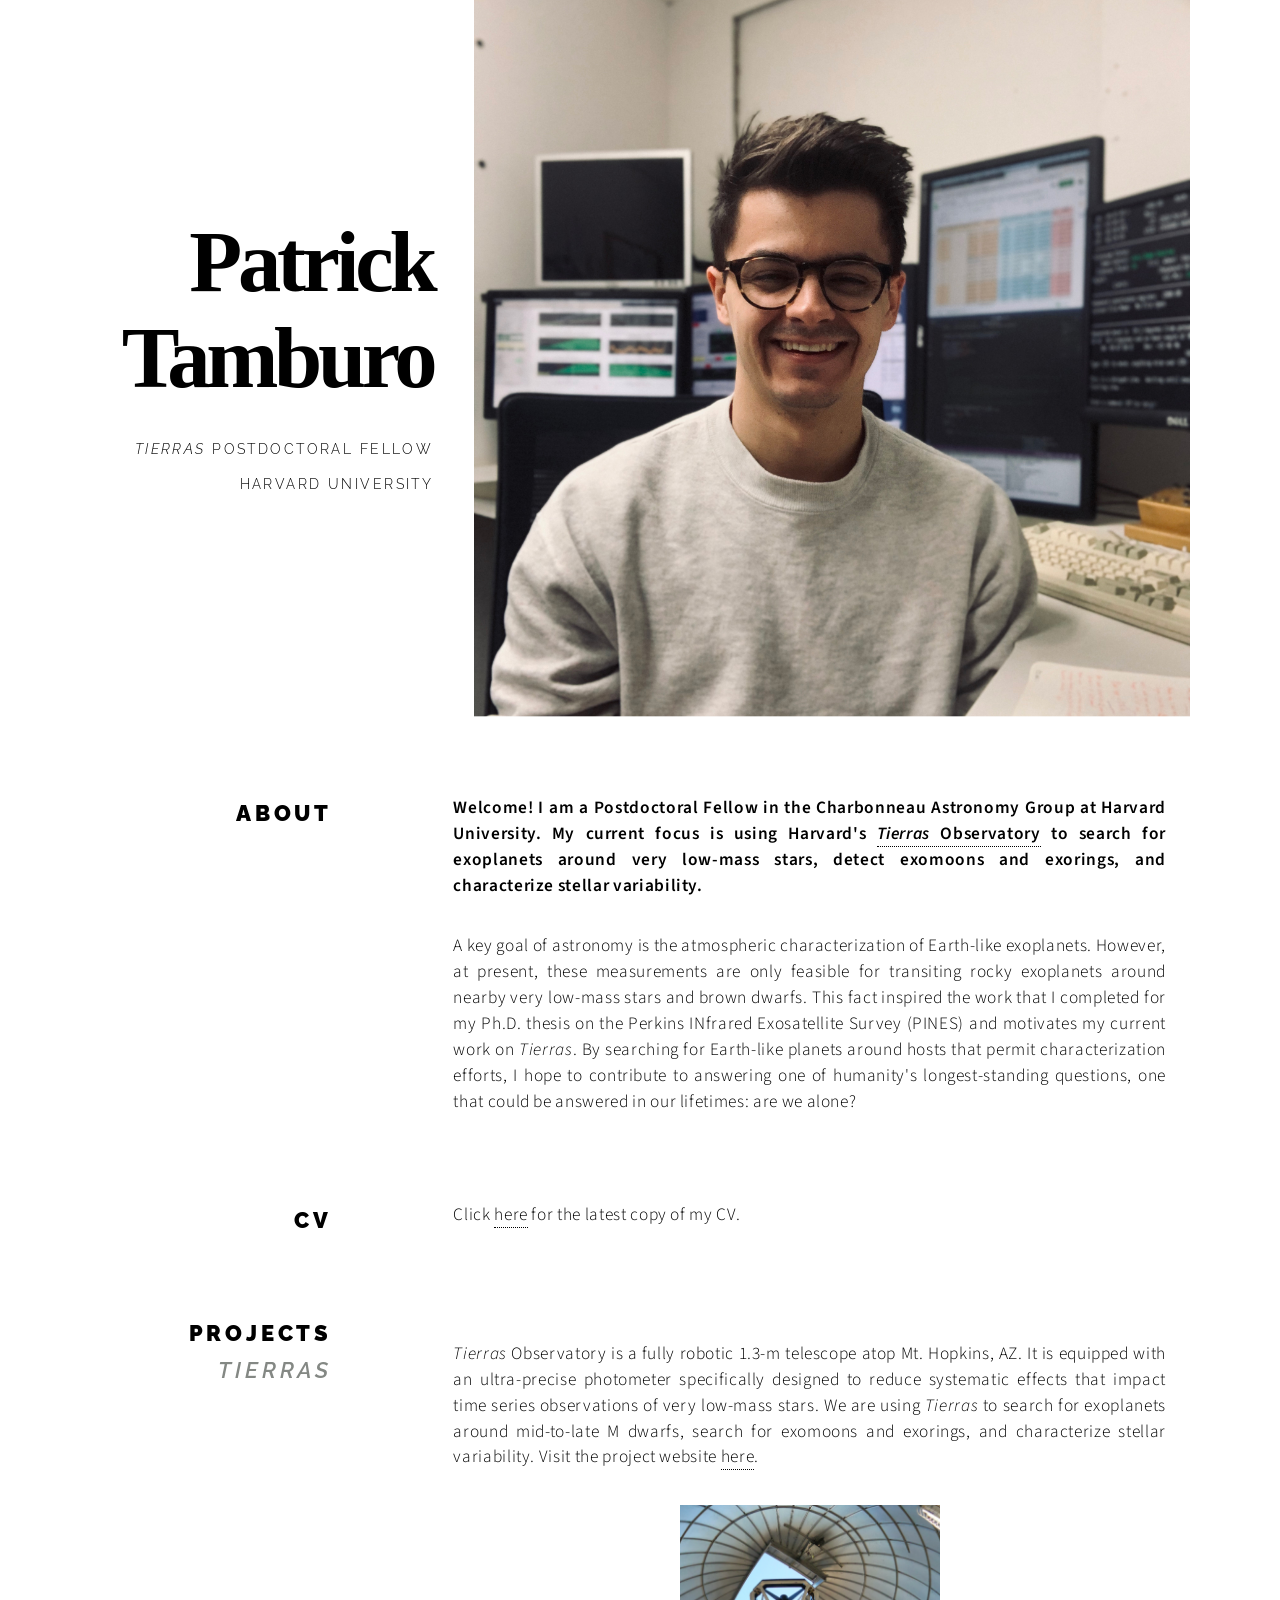
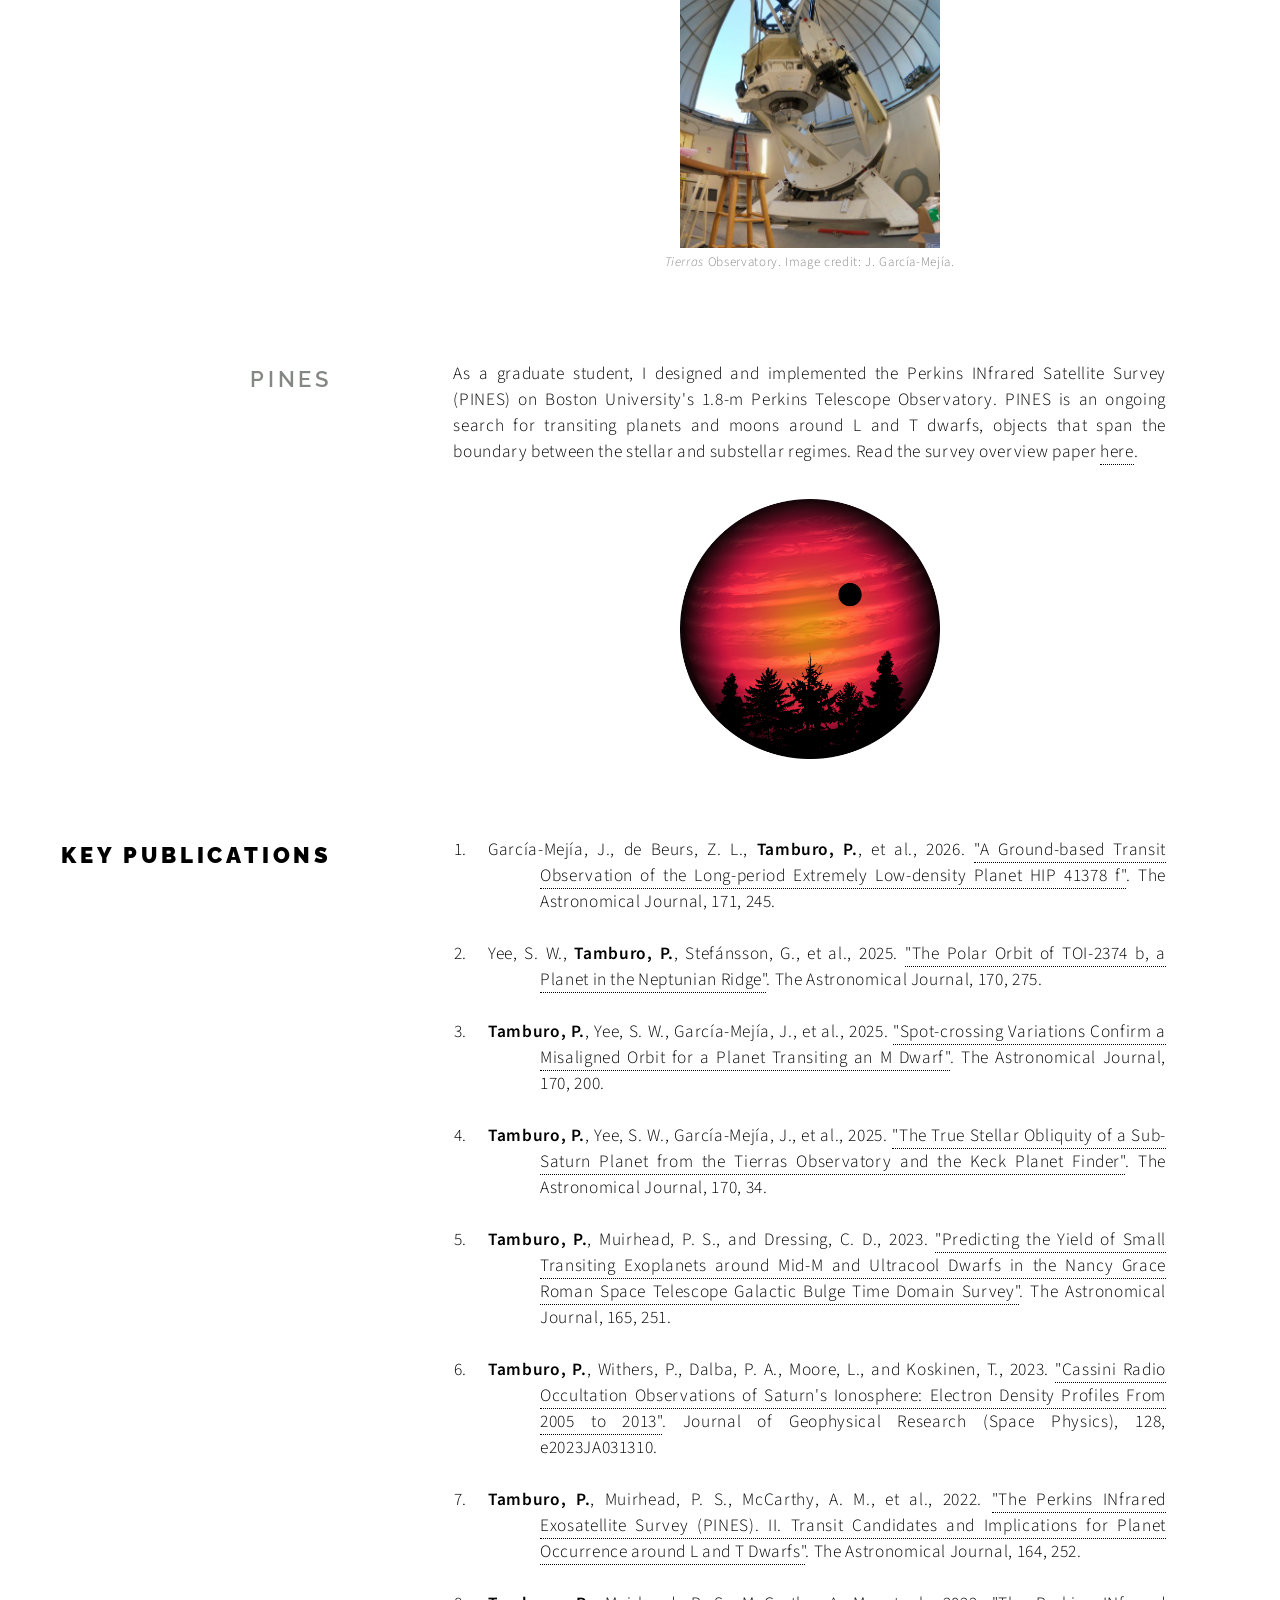
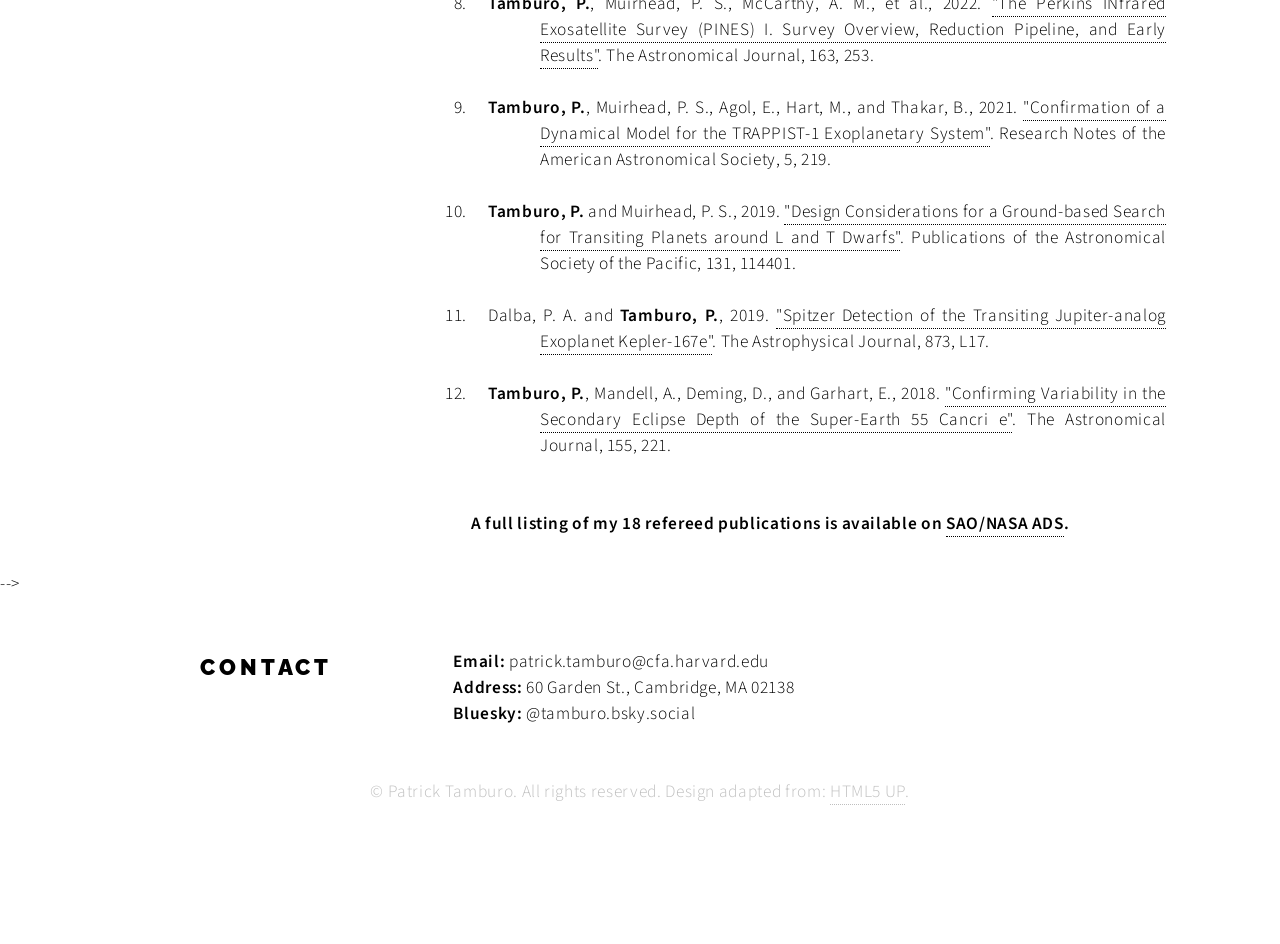
<file: index.html>
<!DOCTYPE HTML>
<!--
	Paradigm Shift by HTML5 UP
	html5up.net | @ajlkn
	Free for personal and commercial use under the CCA 3.0 license (html5up.net/license)
-->
<html>
	<head>
		<!-- Google tag (gtag.js) -->
		<script async src="https://www.googletagmanager.com/gtag/js?id=G-DT8QQWZ3RR"></script>
		<script>
		window.dataLayer = window.dataLayer || [];
		function gtag(){dataLayer.push(arguments);}
		gtag('js', new Date());

		gtag('config', 'G-DT8QQWZ3RR');
		</script>
		
		<title>Patrick Tamburo</title>
		<meta charset="utf-8" />
		<meta name="viewport" content="width=device-width, initial-scale=1, user-scalable=no" />
		<meta name="description" content="" />
		<meta name="keywords" content="" />
		<link rel="stylesheet" href="assets/css/main.css" />
	</head>
	<body class="is-preload">

		<!-- Wrapper -->
			<div id="wrapper">

				<!-- Intro -->
					<section class="intro">
						<header>
							<h1>Patrick Tamburo</h1>
							<p><i>Tierras</i> Postdoctoral Fellow<br />Harvard University</p>

						</header>
						<!--<div class="content">-->
							<!--<span class="image fill" data-position="center"><img src="images/pic01.jpg" alt="" class="center"/></span>-->
							<img src="images/pic01.jpg" alt="" class="center" style="width:80%;"/>
							
						<!--</div>-->
					</section>
				
				<br> 
				<!-- Section -->
					<section id="first">
						<header>
							<h2>About</h2>
						</header>
						<div class="content">
							<p><strong>Welcome! I am a Postdoctoral Fellow in the Charbonneau Astronomy Group at Harvard University. My current focus is using Harvard's <a href="https://sites.harvard.edu/tierras-observatory/" target="blank"><i>Tierras</i> Observatory</a> to search for exoplanets around very low-mass stars, detect exomoons and exorings, and characterize stellar variability.</strong></p> 
							
							<p>A key goal of astronomy is the atmospheric characterization of Earth-like exoplanets. However, at present, these measurements are only feasible for transiting rocky exoplanets around nearby very low-mass stars and brown dwarfs. This fact inspired the work that I completed for my Ph.D. thesis on the Perkins INfrared Exosatellite Survey (PINES) and motivates my current work on <i>Tierras</i>. By searching for Earth-like planets around hosts that permit characterization efforts, I hope to contribute to answering one of humanity's longest-standing questions, one that could be answered in our lifetimes: are we alone? 
								
							</p>
							<!--<span class="image main"><img src="images/pic02.png" alt="" /></span> -->
						</div>
					</section>

				<!-- Section -->
					<section>
						<header>
							<h2>CV</h2>
						</header>
						<!--<div class="content">
							<embed src="assets/cv/Professional_CV_with_Publications.pdf" width="100%" height="800" style="border:black; border-width:1px; border-style:solid;"/>
							<p>If the CV preview does not load (or if you are on mobile), you can access it directly <a href="assets/cv/Professional_CV_with_Publications.pdf#toolbar=0" target="blank">here</a>.</p>
						</div> -->
						
						<div class="content">
							<p>Click <a href="assets/cv/Professional_CV_with_Publications.pdf#toolbar=0" target="blank">here</a> for the latest copy of my CV.</p>
						</div>
						
					</section>
				
				<!-- Section -->
					<section>
						<header>
							<h2> Projects<br/><strong><FONT COLOR="#848884"><em>Tierras</em></FONT></strong></h2>
						</header>
						<div class="content">	
							<p><br><em>Tierras</em> Observatory is a fully robotic 1.3-m telescope atop Mt. Hopkins, AZ. It is equipped with an ultra-precise photometer specifically designed to reduce systematic effects that impact time series observations of very low-mass stars. We are using <em>Tierras</em> to search for exoplanets around mid-to-late M dwarfs, search for exomoons and exorings, and characterize stellar variability. Visit the project website <a href="https://sites.harvard.edu/tierras-observatory/" target="blank">here</a>. </p>
							
							<img src="images/tierras.png" style="width:15em;" class="center">
							<center><p><FONT COLOR="#848884" SIZE="2.5"><em>Tierras</em> Observatory. Image credit: J. García-Mejía.</FONT></p></center>

						</div>
					</section>
				
				
				<section>
						<header>
							<h2><strong><FONT COLOR="#848884">PINES</FONT></strong></h2>
						</header>
						<div class="content">	
							<p>As a graduate student, I designed and implemented the Perkins INfrared Satellite Survey (PINES) on Boston University's 1.8-m Perkins Telescope Observatory. PINES is an ongoing search for transiting planets and moons around L and T dwarfs, objects that span the boundary between the stellar and substellar regimes. Read the survey overview paper <a href="https://ui.adsabs.harvard.edu/abs/2022AJ....163..253T/abstract" target="blank">here</a>. </p>
							
							 <img src="images/pines_lt_logo.png" style="width:15em;" class="center">

							
							<br>
						</div>
					</section>

				<!-- Section -->
					<section>
						<header>
							<h2>Key Publications</h2>

						</header>
						<div class="content">	
							<ol type="1">
							<li> <span> García-Mejía, J., de Beurs, Z. L., <strong>Tamburo, P.</strong>, et al., 2026. <a href="https://ui.adsabs.harvard.edu/abs/2026AJ....171..245G" target="blank">"A Ground-based Transit Observation of the Long-period Extremely Low-density Planet HIP 41378 f"</a>. The Astronomical Journal, 171, 245. </span> </li> <br>
							<li> <span> Yee, S. W., <strong>Tamburo, P.</strong>, Stefánsson, G., et al., 2025. <a href="https://ui.adsabs.harvard.edu/abs/2025AJ....170..275Y" target="blank">"The Polar Orbit of TOI-2374 b, a Planet in the Neptunian Ridge"</a>. The Astronomical Journal, 170, 275. </span> </li> <br>
							<li> <span> <strong>Tamburo, P.</strong>, Yee, S. W., García-Mejía, J., et al., 2025. <a href="https://ui.adsabs.harvard.edu/abs/2025AJ....170..200T" target="blank">"Spot-crossing Variations Confirm a Misaligned Orbit for a Planet Transiting an M Dwarf"</a>. The Astronomical Journal, 170, 200. </span> </li> <br>
							<li> <span> <strong>Tamburo, P.</strong>, Yee, S. W., García-Mejía, J., et al., 2025. <a href="https://ui.adsabs.harvard.edu/abs/2025AJ....170...34T" target="blank">"The True Stellar Obliquity of a Sub-Saturn Planet from the Tierras Observatory and the Keck Planet Finder"</a>. The Astronomical Journal, 170, 34. </span> </li> <br>
							<li> <span> <strong>Tamburo, P.</strong>, Muirhead, P. S., and Dressing, C. D., 2023. <a href="https://ui.adsabs.harvard.edu/abs/2023AJ....165..251T" target="blank">"Predicting the Yield of Small Transiting Exoplanets around Mid-M and Ultracool Dwarfs in the Nancy Grace Roman Space Telescope Galactic Bulge Time Domain Survey"</a>. The Astronomical Journal, 165, 251. </span> </li> <br>
							<li> <span> <strong>Tamburo, P.</strong>, Withers, P., Dalba, P. A., Moore, L., and Koskinen, T., 2023. <a href="https://ui.adsabs.harvard.edu/abs/2023JGRA..12831310T" target="blank">"Cassini Radio Occultation Observations of Saturn's Ionosphere: Electron Density Profiles From 2005 to 2013"</a>. Journal of Geophysical Research (Space Physics), 128, e2023JA031310. </span> </li> <br>
							<li> <span> <strong>Tamburo, P.</strong>, Muirhead, P. S., McCarthy, A. M., et al., 2022. <a href="https://ui.adsabs.harvard.edu/abs/2022AJ....164..252T" target="blank">"The Perkins INfrared Exosatellite Survey (PINES). II. Transit Candidates and Implications for Planet Occurrence around L and T Dwarfs"</a>. The Astronomical Journal, 164, 252. </span> </li> <br>
							<li> <span> <strong>Tamburo, P.</strong>, Muirhead, P. S., McCarthy, A. M., et al., 2022. <a href="https://ui.adsabs.harvard.edu/abs/2022AJ....163..253T" target="blank">"The Perkins INfrared Exosatellite Survey (PINES) I. Survey Overview, Reduction Pipeline, and Early Results"</a>. The Astronomical Journal, 163, 253. </span> </li> <br>
							<li> <span> <strong>Tamburo, P.</strong>, Muirhead, P. S., Agol, E., Hart, M., and Thakar, B., 2021. <a href="https://ui.adsabs.harvard.edu/abs/2021RNAAS...5..219T" target="blank">"Confirmation of a Dynamical Model for the TRAPPIST-1 Exoplanetary System"</a>. Research Notes of the American Astronomical Society, 5, 219. </span> </li> <br>
							<li> <span> <strong>Tamburo, P.</strong> and Muirhead, P. S., 2019. <a href="https://ui.adsabs.harvard.edu/abs/2019PASP..131k4401T" target="blank">"Design Considerations for a Ground-based Search for Transiting Planets around L and T Dwarfs"</a>. Publications of the Astronomical Society of the Pacific, 131, 114401. </span> </li> <br>
							<li> <span> Dalba, P. A. and <strong>Tamburo, P.</strong>, 2019. <a href="https://ui.adsabs.harvard.edu/abs/2019ApJ...873L..17D" target="blank">"Spitzer  Detection of the Transiting Jupiter-analog Exoplanet Kepler-167e"</a>. The Astrophysical Journal, 873, L17. </span> </li> <br>
							<li> <span> <strong>Tamburo, P.</strong>, Mandell, A., Deming, D., and Garhart, E., 2018. <a href="https://ui.adsabs.harvard.edu/abs/2018AJ....155..221T" target="blank">"Confirming Variability in the Secondary Eclipse Depth of the Super-Earth 55 Cancri e"</a>. The Astronomical Journal, 155, 221. </span> </li> <br>

							<br>
							<p><strong>A full listing of my 18 refereed publications is available on <a href="https://ui.adsabs.harvard.edu/public-libraries/RaZPacIVQW6Tv521EswTvQ" target="blank">SAO/NASA ADS</a>.</strong></p>
						</ol> 
							
						</div>
					</section>
				
				
				<!-- Section -->
					<!-- <section>
						<header>
							<br> 
							<h2>Publications<br/><strong><FONT COLOR="#848884">as co-author</FONT></strong></h2>

						</header>
						<div class="content">	
							<ol type="1">
							<br>  -->
					
					<!-- TO GENERATE:
						<li> <span> %L, %Y. <a href="%u" target="blank">"%T"</a>. %J, %V, %p.  </span> </li> <br> 
					-->					
					

								
					

					<!-- 
								
				
								
	
								
					

			  		

				
			  		--> -->

				<!-- </ol>  -->
<!-- 							
							<br>
						  <p><strong>A full listing of my publications is also available on  <a href="https://ui.adsabs.harvard.edu/search/p_=0&q=author%3A%22Tamburo%2C%20P.%22&sort=date%20desc%2C%20bibcode%20desc" target="blank">SAO/NASA ADS</a>.</strong></p>

						</div>
						
					</section> -->

				

			
				<!-- Section -->
					<section>
						<header>
							<h2>Contact</h2>
						</header>
						<div class="content">
							<p><strong>Email:</strong> patrick.tamburo@cfa.harvard.edu<br/>
							   <strong>Address:</strong> 60 Garden St., Cambridge, MA 02138<br/>
							   <strong>Bluesky:</strong> @tamburo.bsky.social
							
							</p>
							
						</div>

					</section>

				<!-- Copyright -->
					<div class="copyright">&copy; Patrick Tamburo. All rights reserved. Design adapted from: <a href="https://html5up.net">HTML5 UP</a>.</div>

			</div>



	</body>
</html>
</file>
<file: assets/css/main.css>
@import url("https://fonts.googleapis.com/css?family=Source+Sans+Pro:300,600,700,300i,600i,700i|Raleway:600,800");

html, body, div, span, applet, object,
iframe, h1, h2, h3, h4, h5, h6, p, blockquote,
pre, a, abbr, acronym, address, big, cite,
code, del, dfn, em, img, ins, kbd, q, s, samp,
small, strike, strong, sub, sup, tt, var, b,
u, i, center, dl, dt, dd, ol, ul, li, fieldset,
form, label, legend, table, caption, tbody,
tfoot, thead, tr, th, td, article, aside,
canvas, details, embed, figure, figcaption,
footer, header, hgroup, menu, nav, output, ruby,
section, summary, time, mark, audio, video {
	margin: 0;
	padding: 0;
	border: 0;
	font-size: 100%;
	font: inherit;
	vertical-align: baseline;
}

article, aside, details, figcaption, figure,
footer, header, hgroup, menu, nav, section {
	display: block;
}

body {
	line-height: 1;
}

ol, ul {
	list-style: none;
}

.center {
	display: block;
	margin-left: auto;
	margin-right: auto;
	width: 50%;
}

table {
	border-collapse: collapse;
	border-spacing: 0;
}

body {
	-webkit-text-size-adjust: none;
}

/* Basic */

	@-ms-viewport {
		width: device-width;
	}

	body {
		-ms-overflow-style: scrollbar;
	}

	@media screen and (max-width: 480px) {

		html, body {
			min-width: 320px;
		}

	}

	html {
		box-sizing: border-box;
	}

	*, *:before, *:after {
		box-sizing: inherit;
	}

	html {
		overflow-x: hidden;
	}

	body {
		background: #ffffff;
		overflow-x: hidden;
	}

		body.is-preload *, body.is-preload *:before, body.is-preload *:after {
			-moz-animation: none !important;
			-webkit-animation: none !important;
			-ms-animation: none !important;
			animation: none !important;
			-moz-transition: none !important;
			-webkit-transition: none !important;
			-ms-transition: none !important;
			transition: none !important;
		}

/* Typography */

	html {
		font-size: 18pt;
	}

		@media screen and (max-width: 1920px) {

			html {
				font-size: 13pt;
			}

		}

		@media screen and (max-width: 1152px) {

			html {
				font-size: 14pt;
			}

		}

		@media screen and (max-width: 736px) {

			html {
				font-size: 12pt;
			}

		}

		@media screen and (max-width: 480px) {

			html {
				font-size: 11pt;
			}

		}

	body {
		background-color: #ffffff;
		color: #000000;
	}

	body {
		color: #000000;
		font-family: "Source Sans Pro", Helvetica, sans-serif;
		font-size: 1rem;
		font-weight: 300;
		letter-spacing: 0.0375em;
		line-height: 1.5;
	}

	a {
		-moz-transition: border-bottom-color 0.25s ease-in-out;
		-webkit-transition: border-bottom-color 0.25s ease-in-out;
		-ms-transition: border-bottom-color 0.25s ease-in-out;
		transition: border-bottom-color 0.25s ease-in-out;
		text-decoration: none;
		color: #000000;
		border-bottom: dotted 1px;
	}

		a:hover {
			text-decoration: none;
			border-bottom-color: transparent;
		}

	strong, b {
		font-weight: 600;
		color: #000000;
	}

	em, i {
		font-style: italic;
	}

	p {
		margin: 0 0 2rem 0;
	}

	h1, h2, h3, h4, h5, h6 {
		color: #000000;
		font-family: "Raleway", Helvetica, sans-serif;
		font-weight: 600;
		letter-spacing: 0.175em;
		line-height: 1.75;
		margin: 0 0 1.5rem 0;
		text-transform: uppercase;
	}

		h1 a, h2 a, h3 a, h4 a, h5 a, h6 a {
			color: inherit;
			text-decoration: none;
		}

	h1 {
		font-family: Superior title, Times New Roman, sans-serif;
		font-size: 5rem;
		font-weight: 700;
		letter-spacing: -0.05em;
		line-height: 1.1;
		margin: 0 0 1.5rem 0;
		text-transform: none;
	}

	h2 {
		font-size: 1.25rem;
		font-weight: 1000;
		margin: 0 0 2rem 0;
	}

	h3 {
		font-size: 0.875rem;
	}

	h4 {
		font-size: 0.875rem;
	}

	h5 {
		font-size: 0.75rem;
	}

	h6 {
		font-size: 0.625rem;
	}

	@media screen and (max-width: 736px) {

		h1 {
			font-size: 4.5rem;
			line-height: 1.1;
		}

		h2 {
			font-size: 1.25rem;
			line-height: 1.7;
		}

		h3 {
			font-size: 0.9rem;
		}

		h4 {
			font-size: 0.75rem;
		}

		h5 {
			font-size: 0.675rem;
		}

	}

	@media screen and (max-width: 360px) {

		h1 {
			font-size: 3.75rem;
		}

		h2 {
			font-size: 1.125rem;
		}

		h3 {
			font-size: 0.8rem;
		}

		h4 {
			font-size: 0.675rem;
		}

		h5 {
			font-size: 0.675rem;
		}

	}

/* List */

	ol {
		list-style: decimal outside none;
		margin-left: 0;
		padding-left: 1em;
	}

	ol li {
		padding-left: 4em;
		text-indent: -3em;
	}

	ul {
		list-style: disc;
		margin: 0 0 2rem 0;
		padding-left: 1rem;
	}

		ul li {
			padding-left: 0.325rem;
		}

/* Wrapper */

	#wrapper {
		position: relative;
		width: 100vw;
		padding: 0 0 1rem 0;
	}

		#wrapper:before {
			background-attachment: fixed;
			background-color: #ffffff;
			background-position: -50% 10%;
			background-repeat: repeat-y;
			background-size: 75% auto;
			content: '';
			display: block;
			height: 100%;
			left: 0;
			position: absolute;
			top: 0;
			width: 30vw;
			z-index: -1;
		}

		#wrapper section {
			display: grid;
			grid-template-areas: "header content" "footer content";
			grid-template-columns: 30vw 70vw;
			grid-template-rows: 1fr;
		}

			#wrapper section:first-child {
				margin-top: 0;
				margin-bottom: 0;
			}

			#wrapper section > header {
				grid-area: header;
				justify-self: end;
				text-align: right;
			}

				#wrapper section > header h2 {
					margin: 0rem 0 1rem 0;
					margin-right: -5rem;
				}

				#wrapper section > header h1 + p {
					font-family: "Raleway", Helvetica, sans-serif;
					font-size: 0.8rem;
					letter-spacing: 0.175em;
					line-height: 2.5;
					text-transform: uppercase;
				}

			#wrapper section > .content {
				grid-area: content;
				max-width: 95%;
				position: relative;
				text-align: justify;
				text-justify: inter-word;
			}

			#wrapper section > footer {
				grid-area: footer;
				text-align: right;
			}

		#wrapper > section {
			position: relative;
		}

			#wrapper > section > header h1, #wrapper > section > header h2 {
				position: relative;
			}

			#wrapper > section > header h1 {
				margin-top: -2rem;
			}

				#wrapper > section > header h1:before {
					top: 3rem;
				}

				#wrapper > section > header h1:after {
					top: 2.75rem;
				}

			#wrapper > section > .content > section {
				position: relative;
			}

				#wrapper > section > .content > section:first-child {
					margin-top: 6rem;
				}

			#wrapper > section.intro {
				align-items: center;
			}

				#wrapper > section.intro > header {
					padding-top: 4rem;
					width: 100%;
				}

					#wrapper > section.intro > header > * {
						margin-left: auto;
					}

					#wrapper > section.intro > header:before {
						left: auto;
					}

				#wrapper > section.intro > .content {
					height: 100vh;
					max-width: none;
				}

		#wrapper .copyright {
			color: rgba(0, 0, 0, 0.25);
			font-size: 1rem;
			position: relative;
			width: 100%;
			text-align: center;
			margin-top: 1rem;
		}

			#wrapper .copyright a {
				color: inherit;
			}

		#wrapper section {
			margin-top: 2rem;
		}

			#wrapper section > header {
				padding: 0 10rem 0 5rem;
				width: 35rem;
			}

			#wrapper section > .content {
				padding: 0 5rem;
			}

			#wrapper section > footer {
				padding: 0 10rem;
			}

		#wrapper > section > header:before {
			height: calc(100% + 10rem);
			left: calc(40vw - 5rem);
		}

		#wrapper > section > header h1:before, #wrapper > section > header h2:before {
			right: -5rem;
			width: 2.5rem;
		}

		#wrapper > section > header h1:after, #wrapper > section > header h2:after {
			right: -2.5rem;
		}

		#wrapper > section > .content > section {
			left: calc(-40vw - 5rem);
		}

			#wrapper > section > .content > section > header {
				width: 32rem;
			}

		#wrapper > section.intro > header > * {
			width: 20rem;
		}

		#wrapper > section.intro > header:before {
			margin-left: calc(40vw - 10rem);
		}

		@media screen and (max-width: 1152px) {

			#wrapper > section.intro > header > * {
				width: 100%;
			}

			#wrapper > section.intro > header:before {
				margin-left: 0;
			}

		}

		#wrapper > section:last-of-type > header:after {
			left: calc(40vw - 5rem - 0.25rem + 1px);
		}

		#wrapper .copyright {
			padding: 0 5rem;
		}

		@media screen and (max-width: 1280px) {

			#wrapper {
				padding: 0 0 8rem 0;
			}

				#wrapper section {
					margin: 3rem 0 0 0;
				}

					#wrapper section > header {
						padding: 0 8rem 0 4rem;
						width: 33rem;
					}

					#wrapper section > .content {
						padding: 0 4rem;
					}

					#wrapper section > footer {
						padding: 0 8rem;
					}

				#wrapper > section > header:before {
					height: calc(100% + 8rem);
					left: calc(40vw - 4rem);
				}

				#wrapper > section > header h1:before, #wrapper > section > header h2:before {
					right: -4rem;
					width: 2rem;
				}

				#wrapper > section > header h1:after, #wrapper > section > header h2:after {
					right: -2rem;
				}

				#wrapper > section > .content > section {
					left: calc(-40vw - 4rem);
				}

					#wrapper > section > .content > section > header {
						width: 30rem;
					}

				#wrapper > section.intro > header > * {
					width: 21rem;
				}

				#wrapper > section.intro > header:before {
					margin-left: calc(40vw - 8.75rem);
				}

		}

		@media screen and (max-width: 1280px) and (max-width: 1152px) {

			#wrapper > section.intro > header > * {
				width: 100%;
				margin-left: 0vw;
				text-align: center;
			}

			#wrapper > section.intro > header:before {
				margin-left: 2.5vw;
				margin: 0px 5rem;
			}

		}

		@media screen and (max-width: 1280px) {

			#wrapper > section:last-of-type > header:after {
				left: calc(40vw - 4rem - 0.25rem + 1px);
			}

			#wrapper .copyright {
				padding: 0 4rem;
			}

		}

		@media screen and (max-width: 1152px) {

			#wrapper {
				padding: 0;
			}

				#wrapper:before {
					display: none;
				}

				#wrapper section {
					grid-template-areas: "header" "content" "footer";
					grid-template-columns: 1fr;
					grid-template-rows: 3fr;
				}

					#wrapper section > header {
						justify-self: start;
						padding: 0 5rem;
						padding-left: 5rem;
						text-align: left;
						width: 100%;
					}

					#wrapper section > .content {
						padding: 0 5rem;
						width: 100%;
						overflow-x: hidden;
					}

					#wrapper section > footer {
						padding: 0;
						text-align: left;
					}

				#wrapper > section {
					margin: 0;
				}

					#wrapper > section > header {
						background-attachment: fixed;
						background-color: #ffffff;
					}

		}
</file>
